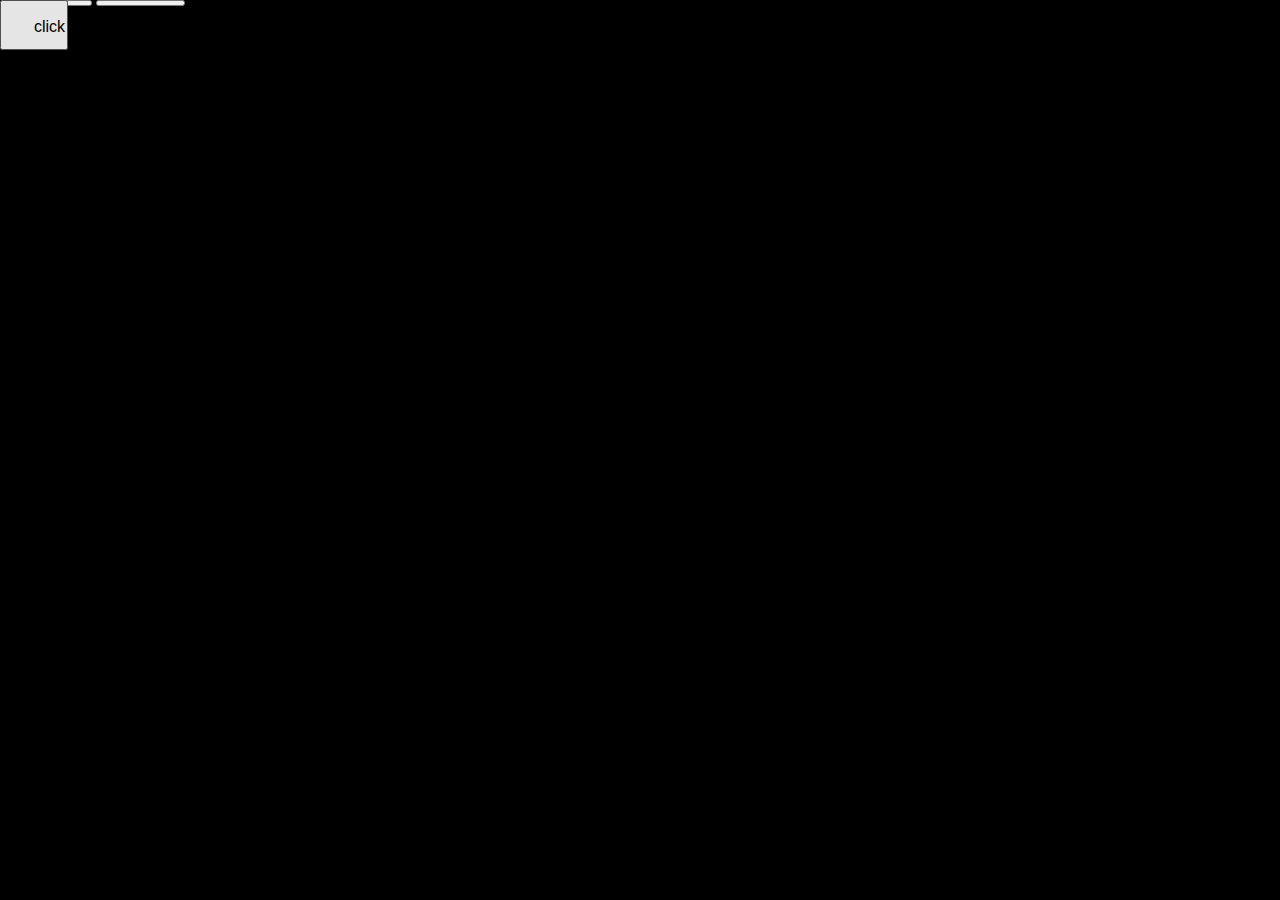
<file: boton/index.html>
<!DOCTYPE html>
<html lang="en">
<head>
    <meta charset="UTF-8">
    <meta name="viewport" content="width=device-width, initial-scale=1.0">
    <title>Document</title>
    <link rel="stylesheet" href="./index.css">
</head>
<body>
    <button id="btn">click</button>
    
    <main>
        <button id="btn">click</button>
        <div id="nose"></div>
        <button id="azul">cambiar azul</button>
        <button id="rojo">cambiar rojo</button>
    </main>
    
    <script src="./index.js"></script>
</body>


</html>
</file>
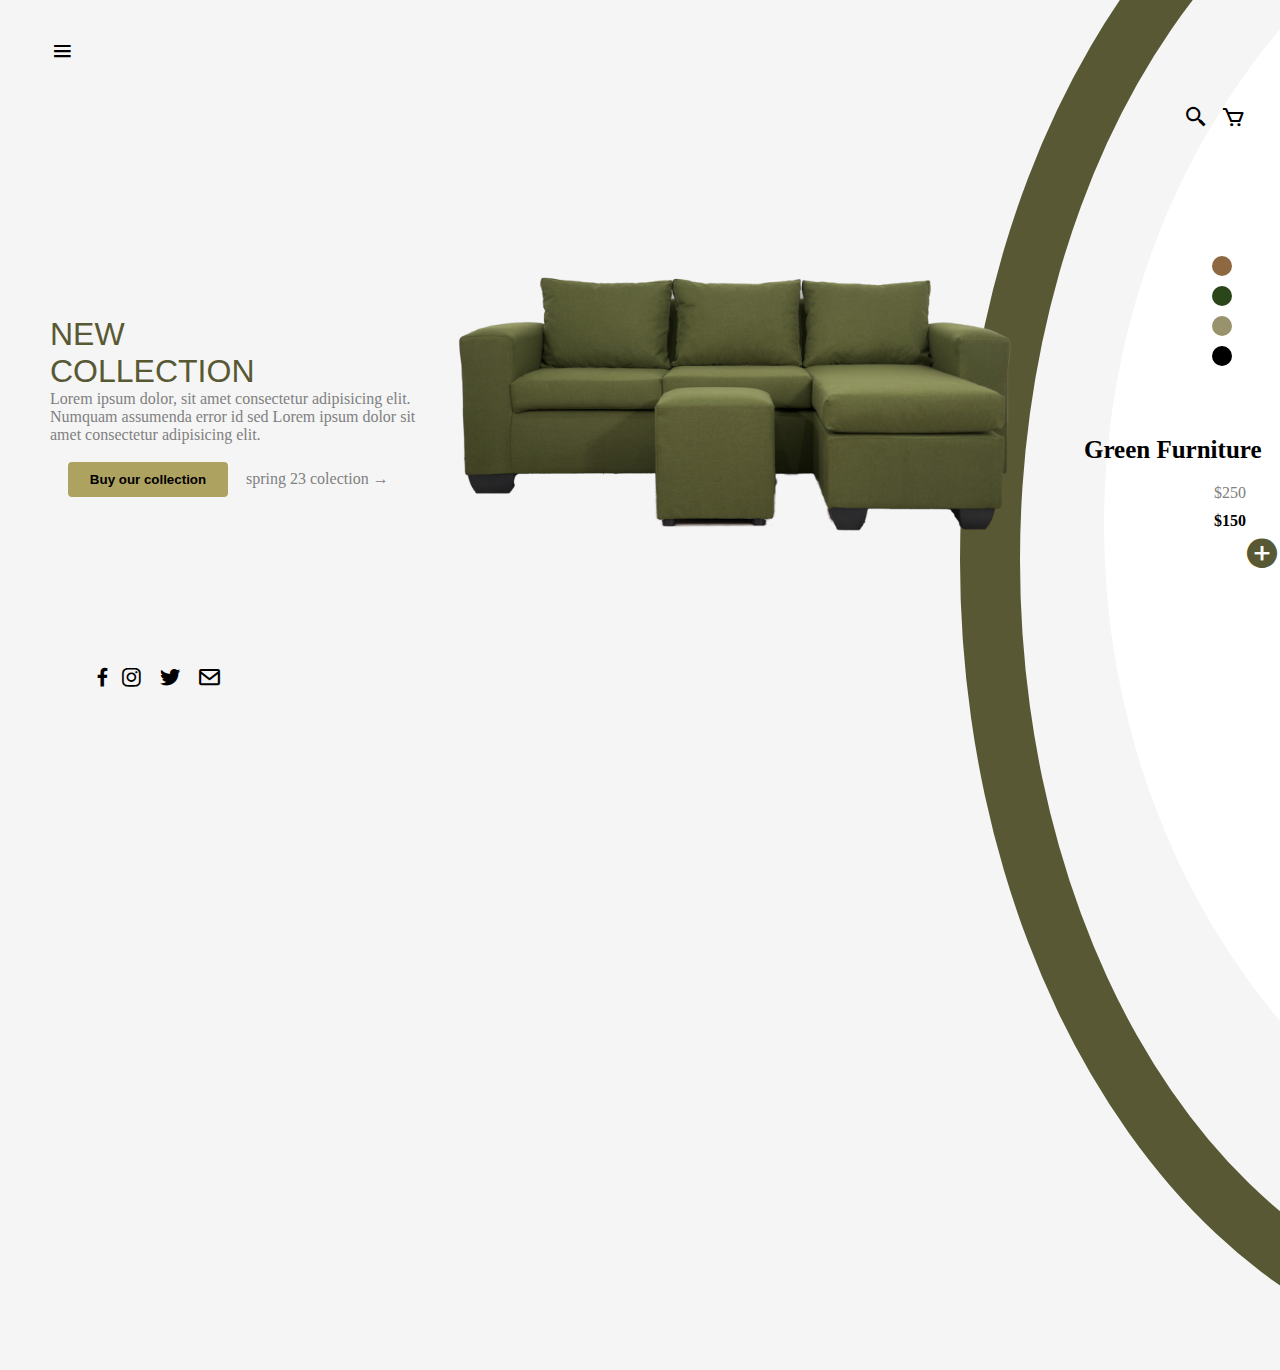
<file: proyec.html>
<!DOCTYPE html>
<html lang="en">
<head>
    <meta charset="UTF-8">
    <meta name="viewport" content="width=device-width, initial-scale=1.0">
    <link rel="stylesheet" href="proyec.css">
    <link href='https://unpkg.com/boxicons@2.1.4/css/boxicons.min.css' rel='stylesheet'>
    <link href='https://unpkg.com/boxicons@2.1.4/css/boxicons.min.css' rel='stylesheet'>
    <link href='https://unpkg.com/boxicons@2.1.4/css/boxicons.min.css' rel='stylesheet'>
    <link href='https://unpkg.com/boxicons@2.1.4/css/boxicons.min.css' rel='stylesheet'>
    <link href='https://unpkg.com/boxicons@2.1.4/css/boxicons.min.css' rel='stylesheet'>
    <link href='https://unpkg.com/boxicons@2.1.4/css/boxicons.min.css' rel='stylesheet'>
    <link href='https://unpkg.com/boxicons@2.1.4/css/boxicons.min.css' rel='stylesheet'>
    <link href='https://unpkg.com/boxicons@2.1.4/css/boxicons.min.css' rel='stylesheet'>
    <title>Document</title>
</head>
<body>
    <header>
        <a class='bx bx-menu bx-sm'></a>
        <i class='bx bx-search-alt-2 bx-sm'></i>
        <u class='bx bx-cart bx-sm'></u>
    </header>


    <main>
        <div class="caja-izquierda">
            <h1>
                NEW
                <h1>COLLECTION</h1>
            </h1>
            <P>Lorem ipsum dolor, sit amet consectetur adipisicing elit. Numquam assumenda error id sed Lorem ipsum dolor sit amet consectetur adipisicing elit. </P>
            <div class="letra">
            <a href="./segunda.hoja/segunda.html">
                <button  class="bote">Buy our collection</button>
            </a>
                <p class="pare">spring  23 colection       →</p>
            </div>
        </div>


        <div class="mueble">
            <img src="./image 1.png" width="600px" alt="" id="sofa">
        </div>

        
        <div class="caja-derecha">
                <div class="botones">
                <button class="boton naranja"></button>
                <button class="boton verde" ></button>
                <button class="boton piel" ></button>
                <button class="boton negro" ></button>
                </div>
                <h3>Green Furniture</h3>
                <ul>
                    <li class="lis">$250</li>
                    <li class="list">$150</li>
                </ul>
            <div class="but">
                <i class='bx bxs-plus-circle bx-md'></i>
            </div>
        </div>
        
        <div class="gold"></div>
        <div class="white"></div>
    </main>

    <footer>
        <b class='bx bxl-facebook bx-sm'></b>
        <s class='bx bxl-instagram bx-sm'></s>
        <i class='bx bxl-twitter bx-sm'></i>
        <i class='bx bx-envelope bx-sm'></i>
    </footer>
    
    <script src="/proyec.js"></script>
</body>
</html>
</file>
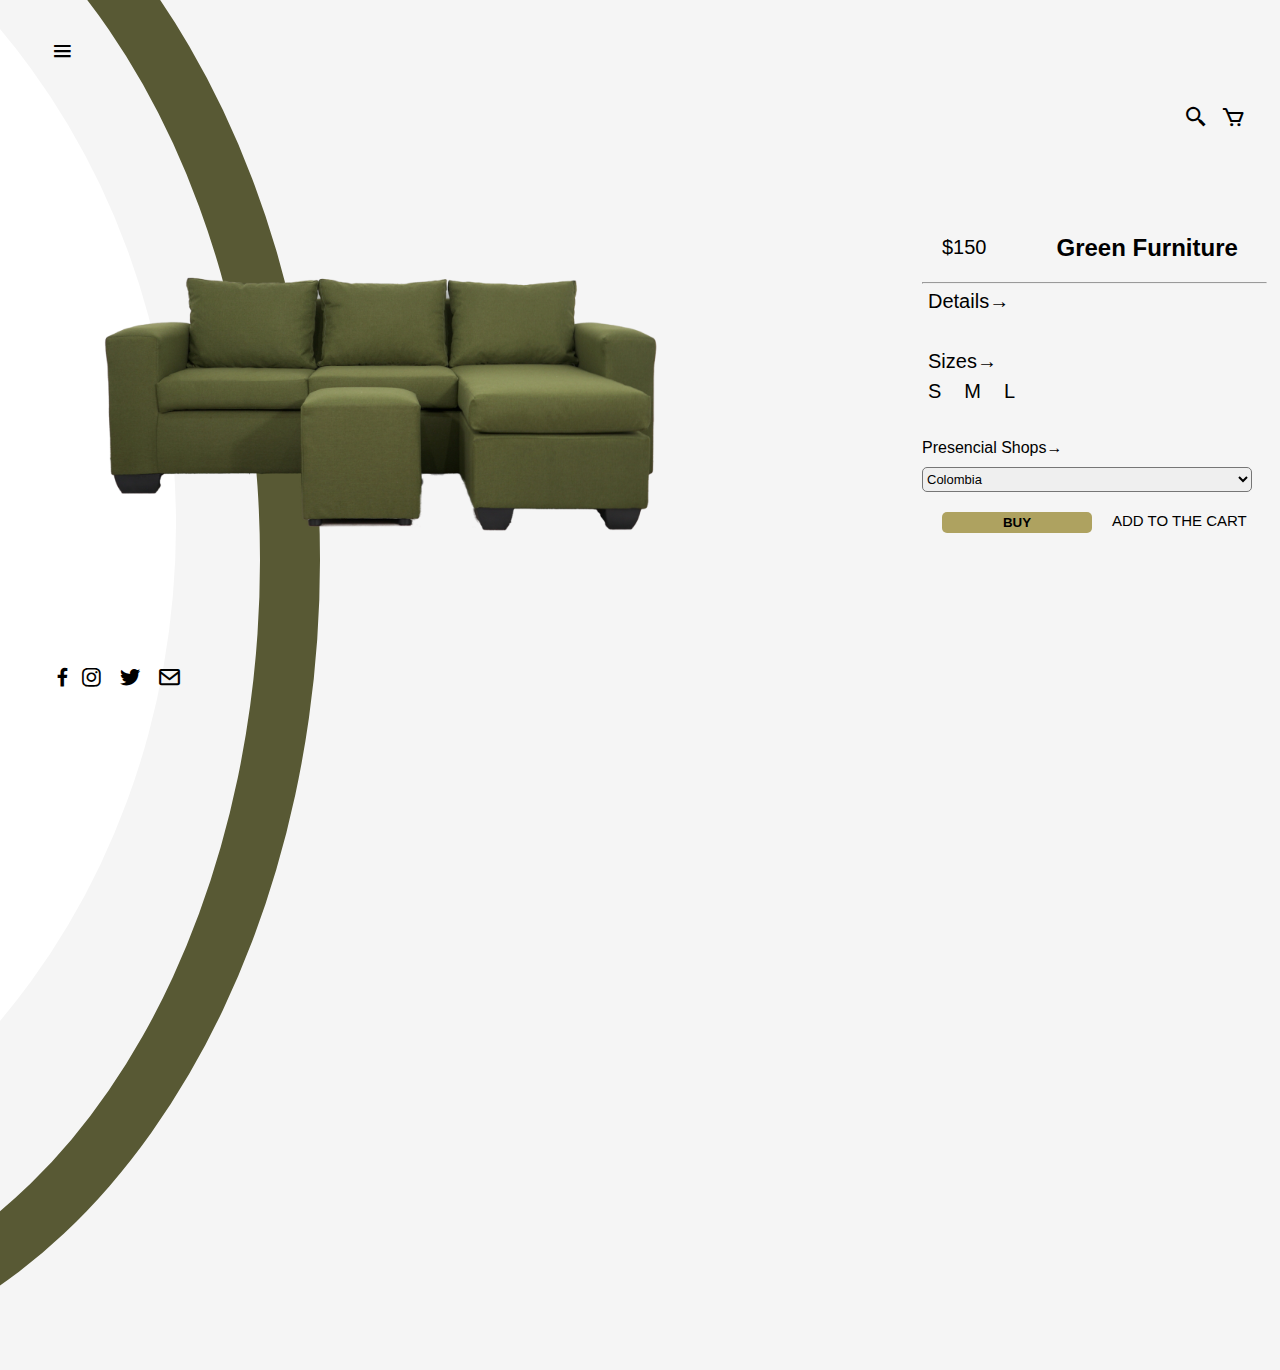
<file: segunda.hoja/segunda.html>
<!DOCTYPE html>
<html lang="en">
<head>
    <meta charset="UTF-8">
    <meta name="viewport" content="width=device-width, initial-scale=1.0">
    <link rel="stylesheet" href="./segunda.css">
    <link href='https://unpkg.com/boxicons@2.1.4/css/boxicons.min.css' rel='stylesheet'>
    <link href='https://unpkg.com/boxicons@2.1.4/css/boxicons.min.css' rel='stylesheet'>
    <link href='https://unpkg.com/boxicons@2.1.4/css/boxicons.min.css' rel='stylesheet'>
    <link href='https://unpkg.com/boxicons@2.1.4/css/boxicons.min.css' rel='stylesheet'>
    <link href='https://unpkg.com/boxicons@2.1.4/css/boxicons.min.css' rel='stylesheet'>
    <link href='https://unpkg.com/boxicons@2.1.4/css/boxicons.min.css' rel='stylesheet'>
    <link href='https://unpkg.com/boxicons@2.1.4/css/boxicons.min.css' rel='stylesheet'>
    <link href='https://unpkg.com/boxicons@2.1.4/css/boxicons.min.css' rel='stylesheet'>
    <title>Document</title>
</head>
<body>
    <header>
        <a class='bx bx-menu bx-sm'></a>
        <i class='bx bx-search-alt-2 bx-sm'></i>
        <u class='bx bx-cart bx-sm'></u>
    </header>

    <main>
        <div class="gold"></div>
        <div class="white"></div>

        <div class="mueble">
            <img src="./image 1.png" width="600px" alt="">
        </div>

    <div class="madre">
        <div class="que-wants">
                <p>$150</p>
                <h1>Green Furniture</h1>
        </div>
        <hr >
        <div class="talla">
                <h2 class="sizes">Details→</h2>
                <h2 class="sizes">Sizes→</h2>
                
                <div class="letra">
                    <p>S</p>
                    <p>M</p>
                    <p>L</p>
                </div>
        </div>

        <h4>Presencial Shops→</h4>
        <select name="" id="">
            <option value="">Colombia</option>
            <option value="">Venezuela</option>
            <option value="">Ecuador</option>
            <option value="">Panama</option>
        </select>

        <div class="boton">
            <button>BUY</button>
            <p>ADD TO THE CART</p>
        </div>
    </div>
    </main>

    <footer>
        <b class='bx bxl-facebook bx-sm'></b>
        <s class='bx bxl-instagram bx-sm'></s>
        <i class='bx bxl-twitter bx-sm'></i>
        <i class='bx bx-envelope bx-sm'></i>
    </footer>
</body>
</html>
</file>
<file: boton/index.css>
*{
    margin: 0%;
    height: 0%;
}

body {
    background-color: black;
    color: white;
}



#btn {
    padding: 1pc 2pc;
    font-size: 1pc;
    height: 50px;
    position: absolute;
    width: 50px;
}
</file>
<file: proyec.css>
*{
    margin: 0%;
    padding: 0%;
    box-sizing: border-box;
    border: none;
}

body {
    background-color: whitesmoke;
    overflow: hidden;   
}
/* header cabezera de la pagina  */

header a {
    cursor: pointer;
    margin-top: 40px;
    margin-left: 50px;
}

header u {
    cursor: pointer;
    text-decoration: none;
    /* position: absolute; */
    margin-left: 0.5pc;
    /* margin-top: 40px; */
}

header i {
    cursor: pointer;
    margin-top: 40px;
    margin-left: 74pc;
}

/* cuerpo de la pagina  */

main {
    /* margin-top:165px ; */
    margin-left: 50px;
    display: flex;
    align-items: center;
}

main h1 {
    cursor: default;
    font-family: Arial, Helvetica, sans-serif;
    color: #585934;
    font-weight: 200;
}

main p{
    cursor: default;
    color:grey; 
    top: 30pc;
}


.bote {
    -webkit-transition: all .9s ease-in-out;
    cursor: pointer;
    margin-top: 120px;
    font-weight: 900;
    height: 35px;
    width: 160px;
    margin: 18px;
    border-radius: 4px;
    background-color: #AEA260;
}

.bote:hover {
    -webkit-transform:scale(1.1);

}


.caja-izquierda{
    margin-top: 7pc;
}

.letra {
    align-items: center;
    height: 400%;
    display: flex;
    cursor: default;
}



.gold{
    top: -250px;
    left: 60pc;
    border-radius: 90%;
    border: 60px solid #585934 ;
    height: 180%;
    width: 90%;
    position: absolute;
    z-index: -1;
}

.white {
    background-color: white;
    top: -195px;
    right: -69pc;
    border-radius: 60%;
    height: 160%;
    width: 100%;
    position: absolute;
    z-index: -1;
}

.mueble {
    margin-right: 3pc;
}


footer b{
    margin-top: 5pc;
    margin-left: 90px;
    
}


footer i {
    margin-left: 10px;
} 

footer s{
    /* position: absolute; */
    text-decoration: none;
    /* margin-top: 230px; */
}



.boton{
    display: flex;
    flex-direction: column;
    height:20px;
    width: 20px;
    margin: 10px;
    border-radius: 15px;
    /* margin-top: -5pc;*/
    margin-left: 8pc;  
    cursor: pointer;
}

.naranja{
    background-color: #8E6841;
}

.verde{
    background-color: #2b461a;
}

.piel{
    background-color: #98926d;

}

.negro{
    background-color: black;

}

.boton:nth-child(4):hover {
    border: 3px solid rgba(243, 240, 240, 0.938);
}
.boton:nth-child(3):hover {
    border: 3px solid rgb(245, 245, 245);
}
.boton:nth-child(2):hover {
    border: 3px solid rgb(240, 232, 232);
}
.boton:nth-child(1):hover {
    border: 3px solid rgb(241, 238, 238);
}



ul {
    /* position: absolute; */
    text-decoration: none;
    list-style: none;
}

h3 {
    margin-top: 60px;
    font-size: 25px;
}

.lis {
    margin-left:130px ;
    margin-top: 20px;
    color: gray;
}

.list {
    margin-left:130px ;
    font-weight: 700;
    margin-top: 10px;
}

.but {
    /* position: absolute; */
    /* margin-left: 78pc;
    margin-top: 145px; */
    border: none;
    color: #585934;
    background: transparent;
    margin-top: 5px;
}

.but i:nth-child(1){
    margin-left: 10pc;
}

.caja-derecha {
    margin-top: 100px;
    display: flex;
    flex-direction: column;
    justify-content:space-around ;
}
</file>
<file: segunda.hoja/segunda.css>
*{
    margin: 0%;
    padding: 0%;
    box-sizing: border-box;
}


body {
    background-color: whitesmoke;
    overflow: hidden;   
}
/* header cabezera de la pagina  */

header a {
    cursor: pointer;
    margin-top: 40px;
    margin-left: 50px;
}

header u {
    cursor: pointer;
    text-decoration: none;
    /* position: absolute; */
    margin-left: 0.5pc;
    /* margin-top: 40px; */
}

header i {
    cursor: pointer;
    margin-top: 40px;
    margin-left: 74pc;
}

/* cuerpo de la pagina  */

main {
    /* margin-top:165px ; */
    margin-left: 50px;
    display: flex;
    align-items: center;
}

main h1 {
    cursor: default;
    font-family: Arial, Helvetica, sans-serif;
    font-weight: 700;

}

.madre{
    margin-top: 3pc;
    margin-left: 15pc;
}

.que-wants{
    font-size: 12px;
    width: 18.5pc;
    display: flex;
    margin: 20px;
    align-items: center;
    gap: 70px;
}

main p{
    font-family: Arial, Helvetica, sans-serif;
    font-size: 20px;
    cursor: default;
    color:black; 
}



.sizes{
    display: grid;
    justify-content: space-between;
    height: 60px;
    font-size: 20px;
    font-family: Arial, Helvetica, sans-serif;
    font-weight: 100;
    padding: 6px;
}


.letra {
    font-size: 20px;
    margin-top: -30px;
    width: 100px;
    padding: 6px;
    display: flex;
    gap: 23px;
}

.letra p {
    cursor: pointer;
}

main h4 {
    margin-top: 30px;
    font-weight: 100;
    font-family: Arial, Helvetica, sans-serif;
}

select {
    cursor: pointer;
    font-size: 13px;
    width: 330px;
    height: 25px;
    border-radius: 5px;
    margin-top: 10px;
}

.boton {
    display: flex;
    justify-content: center;
    padding: 20px;
    gap: 20px;
}

button:hover {
    -webkit-transform:scale(1.1);

}

button {
    -webkit-transition: all .9s ease-in-out;
    cursor: pointer;
    height: 21px;
    width: 150px;
    background-color: #AEA260;
    border: none;
    border-radius: 5px;
    font-weight: 600;
}

.boton p{
    font-size: 15px;
    font-family: Arial, Helvetica, sans-serif;
}

.gold{
    top: -250px;
    right: 60pc;
    border-radius: 90%;
    border: 60px solid #585934 ;
    height: 180%;
    width: 90%;
    position: absolute;
    z-index: -1;
}

.white {
    background-color: white;
    top: -195px;
    right: 69pc;
    border-radius: 60%;
    height: 160%;
    width: 100%;
    position: absolute;
    z-index: -1;
}

.mueble{
    margin-left: 2pc;
}


footer b{
    margin-top:5pc;
    margin-left: 50px;
    
}


footer i {
    margin-left: 10px;
} 

footer s{
    /* position: absolute; */
    text-decoration: none;
    /* margin-top: 230px; */
}
</file>
